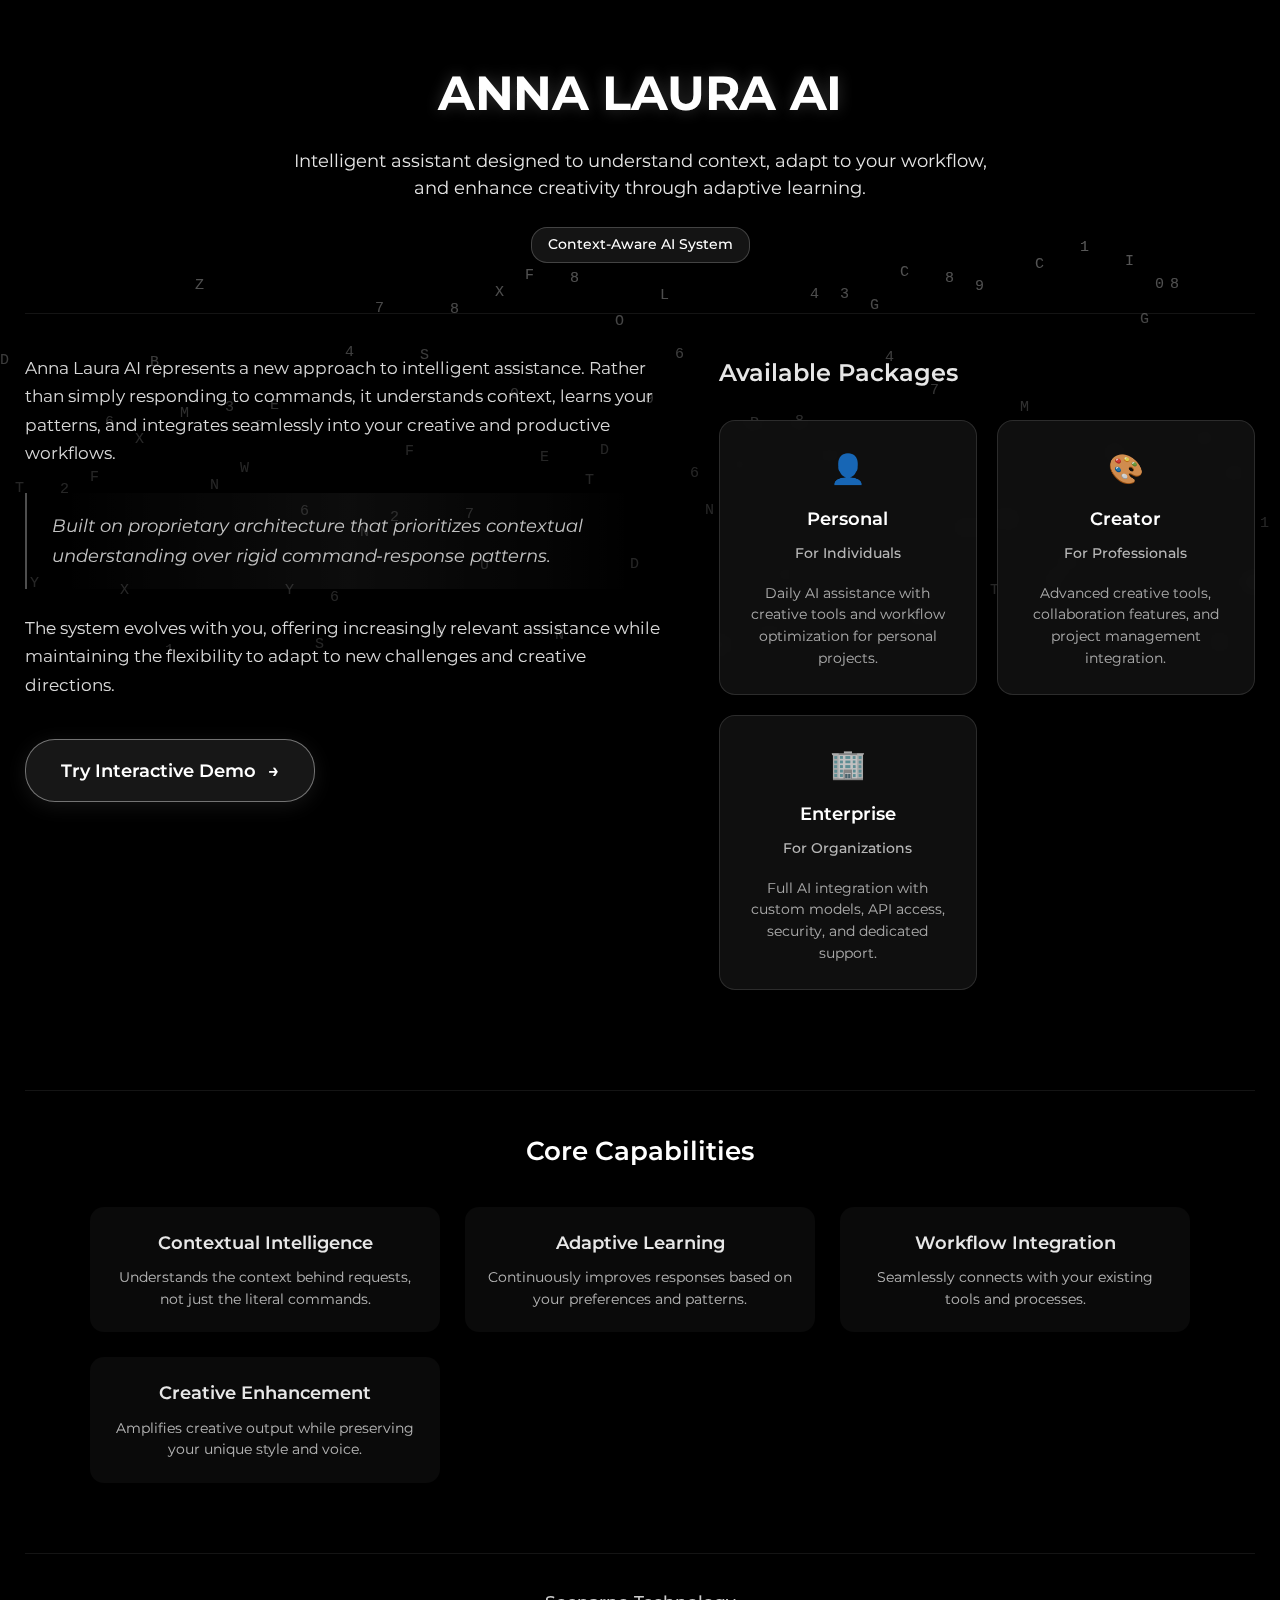
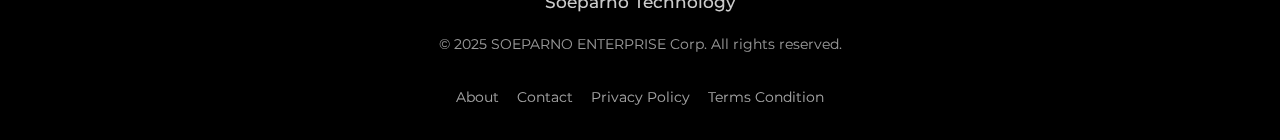
<file: index.html>
<!DOCTYPE html>
<html lang="en">
<head>
<meta charset="UTF-8">
<meta name="viewport" content="width=device-width, initial-scale=1.0">
<title>Anna Laura AI | Intelligent Assistant</title>
<style>
/* RESET & BASE */
* { margin: 0; padding: 0; box-sizing: border-box; }
body {
  font-family: 'Montserrat', sans-serif;
  background: #000;
  color: #fff;
  min-height: 100vh;
  overflow-x: hidden;
  line-height: 1.6;
}

/* MATRIX RAIN BACKGROUND */
#matrixCanvas {
  position: fixed;
  top: 0; left: 0;
  width: 100%; height: 100%;
  z-index: -1;
  opacity: 0.6;
}

/* MAIN CONTAINER */
.main-container {
  display: grid;
  grid-template-columns: 1fr;
  min-height: 100vh;
  padding: 25px;
  max-width: 1300px;
  margin: 0 auto;
  position: relative;
}

/* HEADER */
.header {
  padding: 30px 0 50px;
  text-align: center;
  border-bottom: 1px solid rgba(255, 255, 255, 0.08);
  margin-bottom: 40px;
}

.brand-title {
  font-size: 3rem;
  font-weight: 700;
  margin-bottom: 15px;
  text-shadow: 0 0 15px rgba(255, 255, 255, 0.2);
  letter-spacing: -0.3px;
}

.tagline {
  font-size: 1.15rem;
  opacity: 0.9;
  max-width: 700px;
  margin: 0 auto 25px;
  line-height: 1.5;
}

.version-badge {
  display: inline-block;
  padding: 6px 16px;
  background: rgba(255, 255, 255, 0.08);
  border: 1px solid rgba(255, 255, 255, 0.2);
  border-radius: 16px;
  font-size: 0.85rem;
  backdrop-filter: blur(8px);
  font-weight: 500;
}

/* CONTENT GRID */
.content-grid {
  display: grid;
  grid-template-columns: 1fr;
  gap: 40px;
  margin-bottom: 50px;
}

@media (min-width: 1024px) {
  .content-grid {
    grid-template-columns: 1.2fr 1fr;
    align-items: start;
    gap: 50px;
  }
}

/* LEFT COLUMN */
.left-column {
  display: flex;
  flex-direction: column;
  align-items: flex-start;
  gap: 30px;
}

.promo-text {
  font-size: 1.05rem;
  line-height: 1.7;
  opacity: 0.85;
}

.highlight {
  background: linear-gradient(90deg, transparent, rgba(255, 255, 255, 0.07), transparent);
  padding: 18px 25px;
  border-left: 2px solid rgba(255, 255, 255, 0.4);
  margin: 25px 0;
  font-style: italic;
  font-size: 1.1rem;
  opacity: 0.9;
}

/* DEMO BUTTON */
.demo-cta {
  display: inline-flex;
  align-items: center;
  gap: 12px;
  padding: 15px 35px;
  background: rgba(255, 255, 255, 0.09);
  border: 1.5px solid rgba(255, 255, 255, 0.4);
  border-radius: 30px;
  color: white;
  text-decoration: none;
  font-size: 1.1rem;
  font-weight: 600;
  backdrop-filter: blur(12px);
  transition: all 0.25s ease;
  box-shadow: 0 4px 20px rgba(255, 255, 255, 0.08);
  margin-top: 10px;
}

.demo-cta:hover {
  background: rgba(255, 255, 255, 0.15);
  transform: translateY(-2px);
  box-shadow: 0 6px 25px rgba(255, 255, 255, 0.12);
  border-color: rgba(255, 255, 255, 0.7);
}

.cta-arrow {
  font-size: 1.2rem;
  transition: transform 0.25s;
}

.demo-cta:hover .cta-arrow {
  transform: translateX(4px);
}

/* RIGHT COLUMN - PACKAGES AS LINKS TO DEMO */
.right-column {
  display: flex;
  flex-direction: column;
  gap: 20px;
}

.packages-title {
  font-size: 1.5rem;
  margin-bottom: 8px;
  opacity: 0.9;
  font-weight: 600;
}

.package-grid {
  display: grid;
  grid-template-columns: repeat(auto-fit, minmax(240px, 1fr));
  gap: 20px;
}

/* PACKAGE CARD AS CLICKABLE LINK TO DEMO */
.package-link {
  text-decoration: none;
  color: inherit;
  display: block;
}

.package-card {
  padding: 25px 22px;
  background: rgba(255, 255, 255, 0.06);
  border: 1px solid rgba(255, 255, 255, 0.12);
  border-radius: 16px;
  backdrop-filter: blur(10px);
  transition: all 0.25s ease;
  display: flex;
  flex-direction: column;
  align-items: center;
  text-align: center;
  height: 100%;
  cursor: pointer;
}

.package-card:hover {
  background: rgba(255, 255, 255, 0.09);
  transform: translateY(-3px);
  border-color: rgba(255, 255, 255, 0.25);
  box-shadow: 0 8px 25px rgba(255, 255, 255, 0.07);
}

.package-icon {
  font-size: 1.8rem;
  margin-bottom: 12px;
  opacity: 0.85;
}

.package-name {
  font-size: 1.15rem;
  font-weight: 600;
  margin-bottom: 8px;
}

.package-type {
  font-size: 0.9rem;
  opacity: 0.7;
  margin-bottom: 10px;
  font-weight: 500;
}

.package-desc {
  font-size: 0.9rem;
  opacity: 0.65;
  line-height: 1.5;
  margin-top: 8px;
}

/* FEATURES SECTION */
.features-section {
  margin-top: 50px;
  padding-top: 40px;
  border-top: 1px solid rgba(255, 255, 255, 0.08);
}

.features-title {
  font-size: 1.6rem;
  text-align: center;
  margin-bottom: 35px;
  font-weight: 600;
}

.features-grid {
  display: grid;
  grid-template-columns: repeat(auto-fit, minmax(260px, 1fr));
  gap: 25px;
  max-width: 1100px;
  margin: 0 auto;
}

.feature-item {
  padding: 22px;
  background: rgba(255, 255, 255, 0.04);
  border-radius: 14px;
  text-align: center;
  transition: background 0.25s;
}

.feature-item:hover {
  background: rgba(255, 255, 255, 0.06);
}

.feature-item h4 {
  font-size: 1.1rem;
  margin-bottom: 10px;
  opacity: 0.9;
  font-weight: 600;
}

.feature-item p {
  font-size: 0.9rem;
  opacity: 0.7;
  line-height: 1.5;
}

/* FOOTER */
.footer {
  margin-top: 70px;
  padding-top: 35px;
  border-top: 1px solid rgba(255, 255, 255, 0.08);
  text-align: center;
  display: flex;
  flex-direction: column;
  align-items: center;
  gap: 18px;
}

.company-name {
  font-size: 1.05rem;
  opacity: 0.8;
  font-weight: 500;
}

.copyright {
  font-size: 0.85rem;
  opacity: 0.6;
}

.social-links {
  display: flex;
  gap: 18px;
  margin-top: 8px;
}

.social-link {
  color: rgba(255, 255, 255, 0.65);
  text-decoration: none;
  font-size: 0.85rem;
  transition: all 0.2s;
  padding: 6px 0;
  position: relative;
}

.social-link:hover {
  color: white;
  opacity: 1;
}

.social-link::after {
  content: '';
  position: absolute;
  bottom: 0;
  left: 0;
  width: 0;
  height: 1px;
  background: rgba(255, 255, 255, 0.5);
  transition: width 0.3s;
}

.social-link:hover::after {
  width: 100%;
}

/* MOBILE RESPONSIVE */
@media (max-width: 768px) {
  .main-container {
    padding: 20px 18px;
  }
  
  .header {
    padding: 25px 0 40px;
  }
  
  .brand-title {
    font-size: 2.4rem;
  }
  
  .tagline {
    font-size: 1.05rem;
    padding: 0 10px;
  }
  
  .content-grid {
    gap: 35px;
  }
  
  .demo-cta {
    padding: 14px 30px;
    font-size: 1.05rem;
    align-self: center;
    width: 100%;
    justify-content: center;
    max-width: 280px;
  }
  
  .package-grid {
    grid-template-columns: 1fr;
    max-width: 320px;
    margin: 0 auto;
  }
  
  .features-grid {
    grid-template-columns: 1fr;
  }
  
  .promo-text {
    font-size: 1rem;
  }
}

@media (max-width: 480px) {
  .brand-title {
    font-size: 2rem;
  }
  
  .header {
    padding: 20px 0 35px;
  }
  
  .features-title {
    font-size: 1.4rem;
  }
  
  .packages-title {
    font-size: 1.3rem;
    text-align: center;
  }
}

/* FOCUS STATES */
.demo-cta:focus,
.package-link:focus,
.social-link:focus {
  outline: 2px solid rgba(255, 255, 255, 0.5);
  outline-offset: 2px;
}
</style>
<link href="https://fonts.googleapis.com/css2?family=Montserrat:wght@400;500;600;700&display=swap" rel="stylesheet">
</head>
<body>

<canvas id="matrixCanvas"></canvas>

<div class="main-container">
  
  <!-- HEADER -->
  <header class="header">
    <h1 class="brand-title">ANNA LAURA AI</h1>
    <p class="tagline">
      Intelligent assistant designed to understand context, adapt to your workflow, 
      and enhance creativity through adaptive learning.
    </p>
    <span class="version-badge">Context-Aware AI System</span>
  </header>
  
  <!-- MAIN CONTENT GRID -->
  <div class="content-grid">
    
    <!-- LEFT COLUMN -->
    <div class="left-column">
      <div class="promo-text">
        <p>Anna Laura AI represents a new approach to intelligent assistance. Rather than simply responding to commands, it understands context, learns your patterns, and integrates seamlessly into your creative and productive workflows.</p>
        
        <div class="highlight">
          Built on proprietary architecture that prioritizes contextual understanding over rigid command-response patterns.
        </div>
        
        <p>The system evolves with you, offering increasingly relevant assistance while maintaining the flexibility to adapt to new challenges and creative directions.</p>
      </div>
      
      <!-- MAIN DEMO BUTTON -->
      <a href="/direct/demo.html" class="demo-cta">
        Try Interactive Demo
        <span class="cta-arrow">→</span>
      </a>
    </div>
    
    <!-- RIGHT COLUMN - ALL PACKAGES LINK TO DEMO -->
    <div class="right-column">
      <h3 class="packages-title">Available Packages</h3>
      
      <div class="package-grid">
        <!-- PERSONAL VERSION -->
        <a href="/direct/demo.html" class="package-link">
          <div class="package-card">
            <div class="package-icon">👤</div>
            <h4 class="package-name">Personal</h4>
            <div class="package-type">For Individuals</div>
            <p class="package-desc">Daily AI assistance with creative tools and workflow optimization for personal projects.</p>
          </div>
        </a>
        
        <!-- CREATOR VERSION -->
        <a href="/direct/demo.html" class="package-link">
          <div class="package-card">
            <div class="package-icon">🎨</div>
            <h4 class="package-name">Creator</h4>
            <div class="package-type">For Professionals</div>
            <p class="package-desc">Advanced creative tools, collaboration features, and project management integration.</p>
          </div>
        </a>
        
        <!-- ENTERPRISE VERSION -->
        <a href="/direct/demo.html" class="package-link">
          <div class="package-card">
            <div class="package-icon">🏢</div>
            <h4 class="package-name">Enterprise</h4>
            <div class="package-type">For Organizations</div>
            <p class="package-desc">Full AI integration with custom models, API access, security, and dedicated support.</p>
          </div>
        </a>
      </div>
    </div>
  </div>
  
  <!-- FEATURES -->
  <section class="features-section">
    <h3 class="features-title">Core Capabilities</h3>
    
    <div class="features-grid">
      <div class="feature-item">
        <h4>Contextual Intelligence</h4>
        <p>Understands the context behind requests, not just the literal commands.</p>
      </div>
      
      <div class="feature-item">
        <h4>Adaptive Learning</h4>
        <p>Continuously improves responses based on your preferences and patterns.</p>
      </div>
      
      <div class="feature-item">
        <h4>Workflow Integration</h4>
        <p>Seamlessly connects with your existing tools and processes.</p>
      </div>
      
      <div class="feature-item">
        <h4>Creative Enhancement</h4>
        <p>Amplifies creative output while preserving your unique style and voice.</p>
      </div>
    </div>
  </section>
  
  <!-- FOOTER -->
  <footer class="footer">
    <div class="company-name">Soeparno Technology</div>
    <div class="copyright">© 2025 SOEPARNO ENTERPRISE Corp. All rights reserved.</div>
    
    <div class="social-links">
      <a href="#" class="social-link">About</a>
      <a href="#" class="social-link">Contact</a>
      <a href="#" class="social-link">Privacy Policy</a>
      <a href="#" class="social-link">Terms Condition</a>
    </div>
  </footer>
</div>

<script>
/* MATRIX RAIN */
const canvas = document.getElementById("matrixCanvas");
const ctx = canvas.getContext("2d");

canvas.width = window.innerWidth;
canvas.height = window.innerHeight;

const chars = "01ABCDEFGHIJKLMNOPQRSTUVWXYZ0123456789";
const fontSize = 15;
const columns = Math.floor(canvas.width / fontSize);
const drops = Array(columns).fill(1);
const speeds = Array(columns).fill(0).map(() => Math.random() * 1.5 + 0.8);

function drawMatrix() {
  ctx.fillStyle = "rgba(0, 0, 0, 0.05)";
  ctx.fillRect(0, 0, canvas.width, canvas.height);
  
  ctx.font = `${fontSize}px 'Courier New', monospace`;
  
  for (let i = 0; i < drops.length; i++) {
    const char = chars[Math.floor(Math.random() * chars.length)];
    const x = i * fontSize;
    const y = drops[i] * fontSize;
    
    const opacity = Math.max(0.25, 1 - (y / canvas.height) * 1.5);
    ctx.fillStyle = `rgba(255, 255, 255, ${opacity})`;
    
    ctx.fillText(char, x, y);
    
    if (y > canvas.height && Math.random() > 0.975) {
      drops[i] = 0;
    }
    
    drops[i] += speeds[i];
  }
}

setInterval(drawMatrix, 45);

window.addEventListener("resize", () => {
  canvas.width = window.innerWidth;
  canvas.height = window.innerHeight;
});

drawMatrix();
</script>

</body>
</html>
</file>
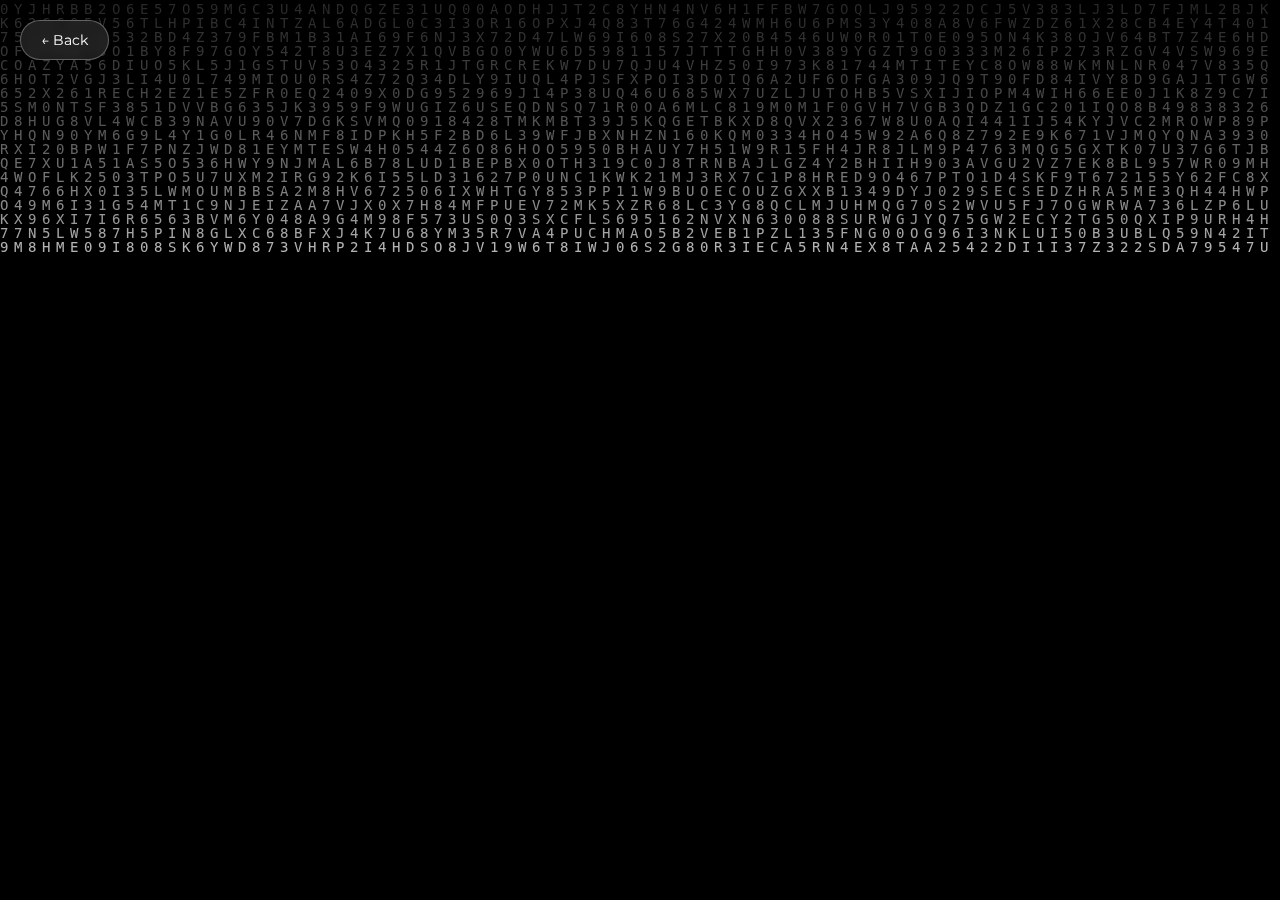
<file: direct/demo.html>
<!DOCTYPE html>
<html lang="en">
<head>
<meta charset="UTF-8">
<meta name="viewport" content="width=device-width, initial-scale=1.0">
<title>Anna Laura AI – Chat</title>
<link href="https://fonts.googleapis.com/css2?family=Montserrat:wght@400;700&display=swap" rel="stylesheet">
<style>
*{margin:0;padding:0;box-sizing:border-box;}
body{font-family:'Montserrat',sans-serif;background:black;color:white;height:100vh;overflow:hidden;position:relative;}
#matrixCanvas{position:fixed;top:0;left:0;width:100%;height:100%;z-index:-1;}
.back{position:fixed;top:20px;left:20px;z-index:999;padding:10px 20px;background:rgba(255,255,255,0.1);border:1px solid rgba(255,255,255,0.3);border-radius:30px;color:white;text-decoration:none;font-size:0.9rem;backdrop-filter:blur(6px);}
.back:hover{background:white;color:black;}
</style>
</head>
<body>

<canvas id="matrixCanvas"></canvas>
<a href="/" class="back">← Back</a>

<!-- Worker chat asli 100% utuh -->
<iframe src="https://anna-laura-demo.soeparnocorp.workers.dev" 
        style="position:absolute;top:0;left:0;width:100%;height:100%;border:none;"
        allowfullscreen></iframe>

<script>
// Matrix rain identik dengan landing page
const canvas = document.getElementById("matrixCanvas");
const ctx = canvas.getContext("2d");
canvas.width = window.innerWidth; canvas.height = window.innerHeight;
const chars = "01234567890123456789ABCDEFGHIJKLMNOPQRSTUVWXYZ";
const fontSize = 14;
const columns = Math.floor(canvas.width / fontSize);
const drops = new Array(columns).fill(1);

function draw(){ctx.fillStyle="rgba(0,0,0,0.08)";ctx.fillRect(0,0,canvas.width,canvas.height);
  ctx.fillStyle="rgba(255,255,255,0.7)";ctx.font=fontSize+"px monospace";
  for(let i=0;i<drops.length;i++){const c=chars[Math.floor(Math.random()*chars.length)];
    ctx.fillText(c,i*fontSize,drops[i]*fontSize);
    if(drops[i]*fontSize>canvas.height&&Math.random()>0.975)drops[i]=0;drops[i]++;}}
setInterval(draw,40);
window.addEventListener("resize",()=>{canvas.width=innerWidth;canvas.height=innerHeight;});
</script>
</body>
</html>
</file>
